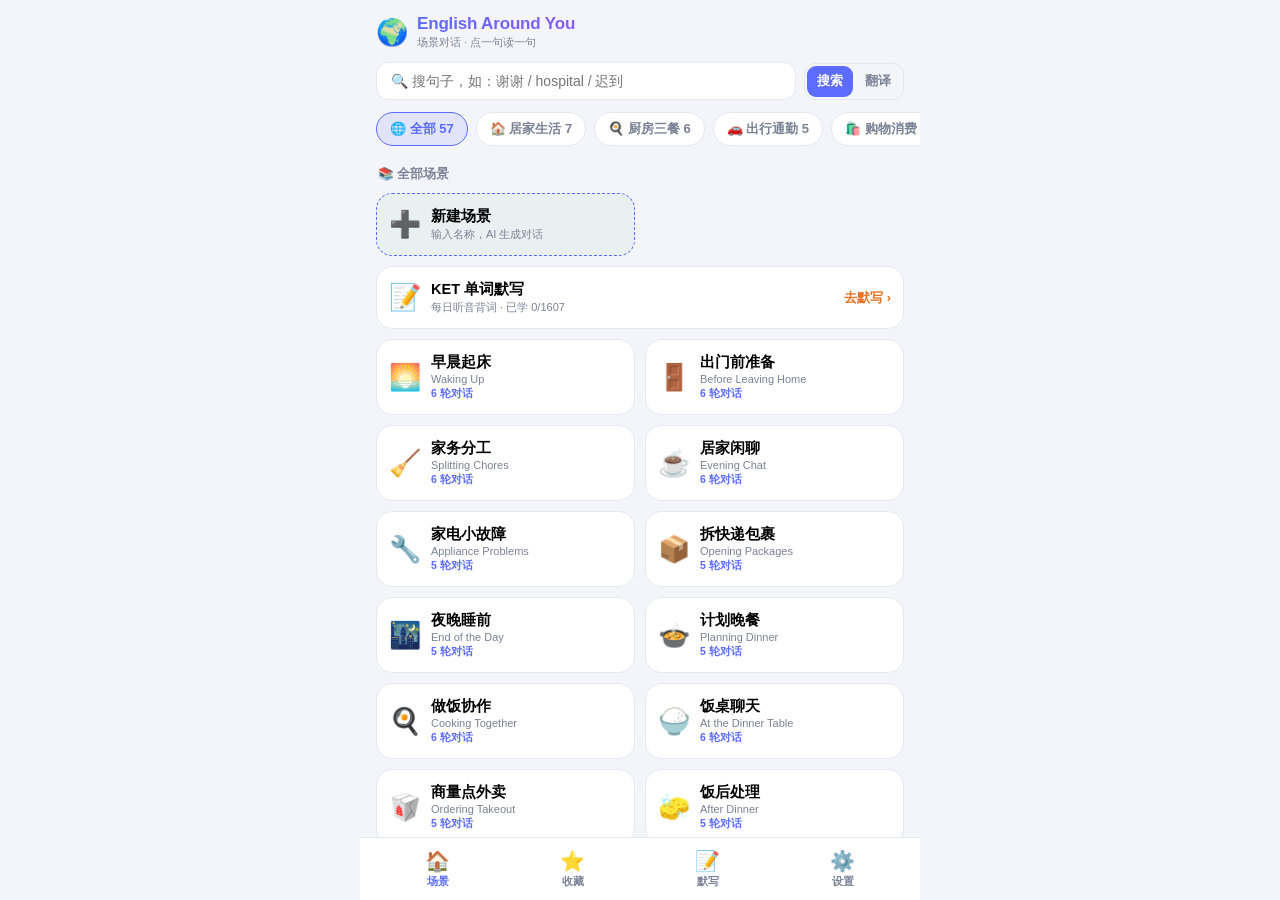
<file: index.html>
<!DOCTYPE html>
<html lang="zh-CN">
<head>
<meta charset="UTF-8">
<meta name="viewport" content="width=device-width, initial-scale=1.0, viewport-fit=cover">
<title>English Around You · 场景英语对话库</title>
<meta name="description" content="按场景整理的地道英语对话：你一言我一语，英文+中文对照，点击即读。离线可用，无需登录。">
<meta name="theme-color" content="#5b6cff">
<meta name="referrer" content="no-referrer">
<meta name="apple-mobile-web-app-capable" content="yes">
<meta name="apple-mobile-web-app-status-bar-style" content="default">
<link rel="manifest" href="manifest.json">
<link rel="icon" href="icon.svg">
<link rel="stylesheet" href="style.css">
</head>
<body>

<div class="view">

  <!-- 顶部：品牌 + 搜索 -->
  <header class="topbar">
    <div class="brand">
      <span class="brand-logo">🌍</span>
      <div>
        <div class="brand-name">English Around You</div>
        <div class="brand-sub">场景对话 · 点一句读一句</div>
      </div>
    </div>
  </header>

  <div class="search-row">
    <input id="search" class="search-input" type="search" autocomplete="off"
           placeholder="🔍 搜句子，如：谢谢 / hospital / 迟到">
    <button id="search-clear" class="icon-btn" title="清空" hidden>✕</button>
    <div class="mode-seg" id="mode-seg">
      <button data-mode="search" class="active">搜索</button>
      <button data-mode="trans">翻译</button>
    </div>
  </div>

  <!-- 分类条（横向滚动） -->
  <div id="cat-bar" class="cat-bar"></div>

  <!-- 主内容区（JS 渲染） -->
  <main id="main" class="main"></main>

  <!-- KET 单词默写工具（内嵌，tab 切换显隐） -->
  <iframe id="ket-frame" class="ket-frame" src="./ket/" title="KET 单词默写小助手" hidden></iframe>

  <!-- 底部导航 -->
  <nav class="tabbar">
    <button data-tab="home" class="tab active"><span>🏠</span><i>场景</i></button>
    <button data-tab="favs" class="tab"><span>⭐</span><i>收藏</i></button>
    <button data-tab="ket" class="tab"><span>📝</span><i>默写</i></button>
    <button data-tab="set" class="tab"><span>⚙️</span><i>设置</i></button>
  </nav>

</div>

<script src="data.js"></script>
<script src="data-levels.js"></script>
<script src="app.js"></script>
</body>
</html>
</file>
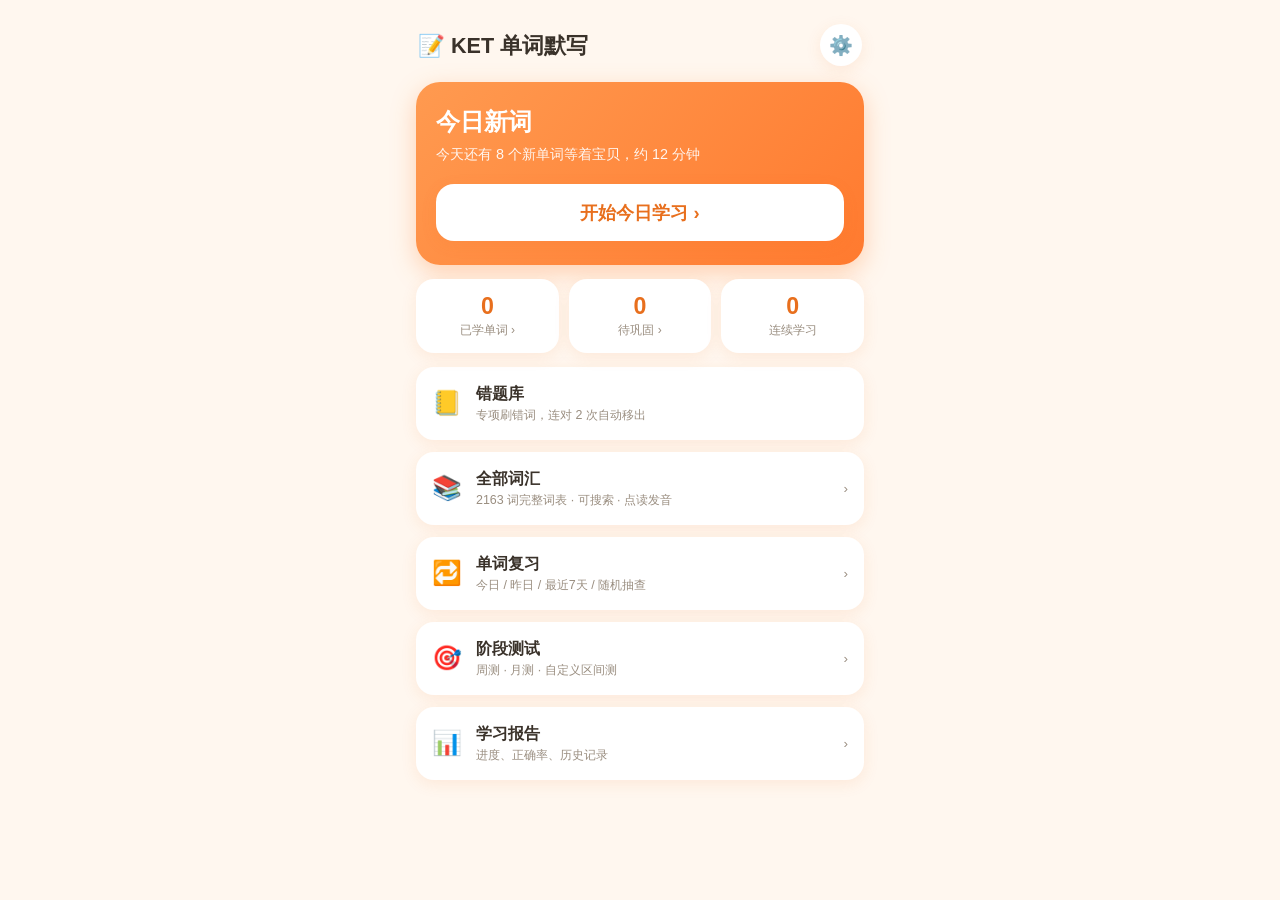
<file: ket/index.html>
<!DOCTYPE html>
<html lang="zh-CN">
<head>
<meta charset="UTF-8">
<meta name="viewport" content="width=device-width, initial-scale=1, maximum-scale=1, user-scalable=no">
<meta name="theme-color" content="#FF8A3D">
<title>KET 单词默写小助手</title>
<link rel="manifest" href="manifest.json">
<link rel="icon" href="icon.svg" type="image/svg+xml">
<link rel="apple-touch-icon" href="icon.svg">
<link rel="stylesheet" href="style.css">
</head>
<body>
<div id="app"></div>
<div id="toast" class="toast"></div>
<script src="data-ket.js"></script>
<script src="app.js"></script>
</body>
</html>
</file>
<file: style.css>
/* English Around You · 场景句库样式（移动优先 / 极简 / 温暖） */
*{box-sizing:border-box;margin:0;padding:0}
:root{
  --bg:#f4f5fa;--panel:#ffffff;--ink:#252839;--muted:#7b8296;--line:#e5e8f0;
  --accent:#5b6cff;--accent-2:#8a5cff;--accent-soft:rgba(91,108,255,.12);
  --ok:#23a06b;--radius:16px;
}
@media (prefers-color-scheme:dark){
  :root{--bg:#14161f;--panel:#1e2130;--ink:#e9ebf3;--muted:#8d93a8;--line:#2c3045;--accent-soft:rgba(101,118,255,.22)}
}
html,body{height:100%}
body{
  font-family:-apple-system,BlinkMacSystemFont,"Segoe UI","PingFang SC","Microsoft YaHei",sans-serif;
  background:var(--bg);color:var(--ink);
  display:flex;justify-content:center;
  height:100vh;height:100dvh;overflow:hidden;
}
.view{width:100%;max-width:560px;display:flex;flex-direction:column;height:100%;background:var(--bg);position:relative}
[hidden]{display:none!important}
button{font-family:inherit;cursor:pointer;-webkit-tap-highlight-color:transparent}

/* ---------- 顶部 ---------- */
.topbar{display:flex;align-items:center;padding:14px 16px 8px}
.brand{display:flex;align-items:center;gap:9px}
.brand-logo{font-size:26px}
.brand-name{font-weight:800;font-size:17px;letter-spacing:-.01em;background:linear-gradient(120deg,var(--accent),var(--accent-2));-webkit-background-clip:text;background-clip:text;-webkit-text-fill-color:transparent}
.brand-sub{font-size:11px;color:var(--muted);margin-top:1px}

.search-row{display:flex;gap:8px;padding:4px 16px 10px;align-items:center}
.search-input{flex:1;padding:10px 14px;border:1px solid var(--line);border-radius:12px;background:var(--panel);color:var(--ink);font-size:14px;font-family:inherit;outline:none}
.search-input:focus{border-color:var(--accent)}
.icon-btn{border:1px solid var(--line);background:var(--panel);color:var(--muted);width:38px;height:38px;border-radius:12px;font-size:15px;display:grid;place-items:center;flex:none}
.icon-btn:hover{border-color:var(--accent);color:var(--accent)}

/* 搜索/翻译 模式切换 */
.mode-seg{display:flex;background:var(--bg);border:1px solid var(--line);border-radius:11px;padding:2px;gap:2px;flex:none}
.mode-seg button{border:none;background:none;border-radius:9px;padding:7px 10px;font-size:12.5px;color:var(--muted);font-weight:700}
.mode-seg button.active{background:var(--accent);color:#fff}

/* ---------- 分类条 ---------- */
.cat-bar{display:flex;gap:8px;overflow-x:auto;padding:2px 16px 12px;scrollbar-width:none;flex:none}
.cat-bar::-webkit-scrollbar{display:none}
.cat-chip{flex:none;display:flex;align-items:center;gap:5px;border:1px solid var(--line);background:var(--panel);color:var(--muted);font-size:13px;font-weight:600;padding:7px 13px;border-radius:999px;white-space:nowrap}
.cat-chip.active{border-color:var(--accent);color:var(--accent);background:var(--accent-soft)}

/* ---------- 主内容 ---------- */
.main{flex:1;overflow-y:auto;padding:2px 16px 90px;display:flex;flex-direction:column;gap:10px}

/* KET 默写工具内嵌页 + 入口卡片 */
.ket-frame{flex:1;width:100%;border:none;background:var(--bg);display:block}
.ket-entry{grid-column:1/-1;background:linear-gradient(135deg,#FFF3E4,#FFE7CE);border-color:#FFD3A6}
.ket-go{margin-left:auto;color:#E86F1D;font-weight:700;font-size:13px;flex:none}

.sec-title{font-size:12.5px;font-weight:700;color:var(--muted);margin:6px 2px 0}
.count-note{font-size:12px;color:var(--muted);text-align:center;padding:8px 0 4px}

/* 场景卡片 */
.scn-grid{display:grid;grid-template-columns:1fr 1fr;gap:10px}
.scn-card{display:flex;align-items:center;gap:10px;padding:13px 12px;border-radius:var(--radius);border:1px solid var(--line);background:var(--panel);text-align:left;transition:transform .1s}
.scn-card:active{transform:scale(.97)}
.scn-card:hover{border-color:var(--accent)}
.scn-emoji{font-size:26px;flex:none}
.scn-info{min-width:0}
.scn-zh{font-size:14.5px;font-weight:700}
.scn-en{font-size:11px;color:var(--muted);margin-top:1px;overflow:hidden;text-overflow:ellipsis;white-space:nowrap}
.scn-n{font-size:10.5px;color:var(--accent);margin-top:2px;font-weight:600}

/* 场景详情头部 */
.detail-head{display:flex;align-items:center;gap:10px;padding:2px 0 6px}
.back-btn{border:1px solid var(--line);background:var(--panel);color:var(--ink);width:36px;height:36px;border-radius:12px;font-size:16px;display:grid;place-items:center;flex:none}
.back-btn:hover{border-color:var(--accent);color:var(--accent)}
.detail-title{min-width:0}
.detail-zh{font-size:16.5px;font-weight:800}
.detail-en{font-size:11.5px;color:var(--muted)}

/* 句子卡片 */
.s-card{position:relative;border:1px solid var(--line);border-radius:var(--radius);background:var(--panel);padding:13px 14px 11px;text-align:left;width:100%;transition:border-color .15s,background .15s}
.s-card:hover{border-color:var(--accent)}
.s-card.speaking{border-color:var(--accent);background:var(--accent-soft)}
.s-en{font-size:16.5px;font-weight:700;line-height:1.45;padding-right:30px}
.s-zh{font-size:13.5px;color:var(--muted);margin-top:5px;line-height:1.5}
/* 对话角色标签 */
.s-who{display:inline-block;font-size:10.5px;font-weight:800;padding:1.5px 7px;border-radius:7px;margin-right:7px;vertical-align:2px;white-space:nowrap;line-height:1.6}
.who-0{background:rgba(91,108,255,.15);color:#5b6cff}
.who-1{background:rgba(35,160,107,.14);color:#1d8a58}
.who-2{background:rgba(230,126,34,.15);color:#c96a10}
.who-3{background:rgba(155,89,182,.14);color:#8e44ad}
.s-tag{display:inline-block;font-size:10.5px;font-weight:600;color:var(--accent);background:var(--accent-soft);border-radius:6px;padding:2px 7px;margin-top:8px}
.s-fav{position:absolute;top:10px;right:10px;border:none;background:none;font-size:19px;color:var(--line);line-height:1;padding:2px}
.s-fav.on{color:#f5a623}
.s-hint{display:flex;align-items:center;gap:7px;font-size:12px;color:var(--muted);padding:4px 4px 0}
.s-hint .dot{width:7px;height:7px;border-radius:50%;background:var(--accent);animation:pulse 1.2s infinite;flex:none}
@keyframes pulse{50%{opacity:.25}}

/* 搜索结果 */
.result-group{font-size:12px;font-weight:700;color:var(--muted);margin:8px 2px 0}
.empty{text-align:center;color:var(--muted);font-size:13.5px;padding:40px 20px;line-height:2}

/* 收藏 */
.fav-group-head{display:flex;align-items:center;gap:7px;font-size:13px;font-weight:700;margin:10px 2px 0}
.fav-group-head .fe{font-size:17px}

/* 发音人列表 */
.voice-list{display:flex;flex-direction:column;gap:8px}
.voice-item{display:flex;align-items:center;gap:9px;padding:10px 12px;border:1px solid var(--line);border-radius:12px;cursor:pointer}
.voice-item.active{border-color:var(--accent);background:var(--accent-soft)}
.voice-item input{accent-color:var(--accent);width:16px;height:16px;flex:none;margin:0}
.vi-name{flex:1;font-size:13.5px;font-weight:600;overflow:hidden;text-overflow:ellipsis;white-space:nowrap;min-width:0}
.vi-tag{flex:none;font-size:10.5px;font-weight:700;color:var(--muted);border:1px solid var(--line);padding:2px 7px;border-radius:6px}
.voice-item.active .vi-tag{color:var(--accent);border-color:var(--accent)}
.vi-try{border:1px solid var(--line);background:var(--panel);border-radius:8px;width:32px;height:28px;font-size:13px;flex:none;display:grid;place-items:center}
.vi-try:hover{border-color:var(--accent)}
.voice-more{align-self:center;margin-top:2px}

/* 设置 */
.set-panel{background:var(--panel);border:1px solid var(--line);border-radius:var(--radius);padding:14px;display:flex;flex-direction:column;gap:14px}
.set-row{display:flex;align-items:center;justify-content:space-between;gap:12px}
.set-row>label{font-size:14px;font-weight:600}
.set-row .val{font-size:12.5px;color:var(--muted);min-width:44px;text-align:right}
input[type=range]{flex:1;accent-color:var(--accent)}
.seg{display:flex;background:var(--bg);border:1px solid var(--line);border-radius:10px;padding:3px;gap:3px}
.seg button{border:none;background:none;border-radius:8px;padding:6px 12px;font-size:13px;color:var(--muted);font-weight:600}
.seg button.active{background:var(--accent);color:#fff}
.danger-btn{border:1px solid var(--err,#d5495a);background:none;color:#d5495a;font-size:13px;font-weight:600;padding:9px;border-radius:10px;width:100%}
.about{font-size:12px;color:var(--muted);line-height:1.9;padding:2px 6px}
.about b{color:var(--ink)}

/* 底部导航 */
.tabbar{position:absolute;left:0;right:0;bottom:0;display:flex;background:var(--panel);border-top:1px solid var(--line);padding:6px 10px calc(6px + env(safe-area-inset-bottom));z-index:10}
.tab{flex:1;border:none;background:none;display:flex;flex-direction:column;align-items:center;gap:2px;padding:5px 0;color:var(--muted);border-radius:10px}
.tab span{font-size:20px}
.tab i{font-style:normal;font-size:10.5px;font-weight:600}
.tab.active{color:var(--accent)}

/* 真人发音 Key */
.key-row{display:flex;gap:8px}
.key-input{flex:1;min-width:0;padding:10px 12px;border:1.5px solid var(--line);border-radius:10px;font-size:15px;outline:none;background:var(--panel)}
.key-input:focus{border-color:var(--accent)}
.key-save{padding:10px 16px;border:none;border-radius:10px;background:var(--accent);color:#fff;font-size:15px;font-weight:600}
.key-save:active{background:#4553d6}
.key-try{display:block;margin:8px 0;padding:10px 16px;border:none;border-radius:10px;background:#eef1ff;color:var(--accent);font-size:15px;font-weight:600}
.key-try:active{background:#dfe4ff}
.ai-box{margin:12px 4px 20px;padding:14px;border:1.5px dashed var(--accent);border-radius:14px;background:rgba(22,163,74,.05)}
.ai-title{font-weight:700;margin-bottom:8px}
.ai-input{width:100%;box-sizing:border-box;border:1px solid var(--line);border-radius:10px;padding:10px 12px;font-size:15px;font-family:inherit;resize:vertical;background:var(--panel)}
.ai-btn{width:100%;border:none;border-radius:10px;padding:11px;font-size:15px;font-weight:600;background:var(--accent);color:#fff;cursor:pointer;margin-top:8px}
.ai-btn:disabled{opacity:.6}
.ai-note{font-size:12px;color:var(--muted);margin-top:8px;line-height:1.5}
.s-my{background:rgba(22,163,74,.06)}
.s-del{color:#c0392b;font-size:13px}
.scn-add{border:1.5px dashed var(--accent);background:rgba(22,163,74,.05)}
</file>
<file: ket/style.css>
/* KET 单词默写小助手 —— 儿童友好、移动优先 */
* { margin: 0; padding: 0; box-sizing: border-box; -webkit-tap-highlight-color: transparent; }
:root {
  --bg: #FFF7EF;
  --card: #FFFFFF;
  --accent: #FF8A3D;
  --accent-dark: #E86F1D;
  --accent-soft: #FFE8D6;
  --green: #22A34A;
  --green-soft: #E3F6E9;
  --red: #E05252;
  --red-soft: #FDE7E7;
  --text: #3A322A;
  --text-soft: #9A8E80;
  --shadow: 0 4px 16px rgba(232, 111, 29, .10);
}
html { font-size: 16px; }
body {
  font-family: -apple-system, BlinkMacSystemFont, "PingFang SC", "Helvetica Neue", "Microsoft YaHei", sans-serif;
  background: var(--bg);
  color: var(--text);
  min-height: 100vh;
}
#app { max-width: 480px; margin: 0 auto; padding: 16px 16px 48px; }

/* ---------- 通用 ---------- */
.btn {
  display: block; width: 100%; border: none; cursor: pointer;
  background: var(--accent); color: #fff;
  font-size: 1.15rem; font-weight: 700;
  padding: 16px 20px; border-radius: 18px;
  box-shadow: var(--shadow);
  transition: transform .08s;
}
.btn:active { transform: scale(.97); background: var(--accent-dark); }
.btn.secondary { background: var(--card); color: var(--accent-dark); border: 2px solid var(--accent-soft); }
.btn.ghost { background: var(--accent-soft); color: var(--accent-dark); box-shadow: none; }
.btn.small { width: auto; padding: 10px 18px; font-size: .95rem; border-radius: 14px; display: inline-block; }
.btn:disabled { opacity: .5; }
.card {
  background: var(--card); border-radius: 20px;
  padding: 18px; margin-bottom: 14px; box-shadow: var(--shadow);
}
.muted { color: var(--text-soft); font-size: .85rem; }
.row { display: flex; align-items: center; gap: 10px; }
.spacer { flex: 1; }

/* ---------- 首页 ---------- */
.home-head { display: flex; align-items: center; padding: 8px 2px 16px; }
.home-title { font-size: 1.35rem; font-weight: 800; }
.gear { border: none; background: var(--card); border-radius: 50%; width: 42px; height: 42px; font-size: 1.2rem; cursor: pointer; box-shadow: var(--shadow); }
.hero {
  background: linear-gradient(135deg, #FF9A50, #FF7A2F);
  border-radius: 24px; padding: 24px 20px; color: #fff;
  margin-bottom: 14px; box-shadow: 0 8px 24px rgba(255, 138, 61, .35);
}
.hero .h1 { font-size: 1.5rem; font-weight: 800; margin-bottom: 6px; }
.hero .sub { font-size: .9rem; opacity: .92; margin-bottom: 18px; line-height: 1.5; }
.hero .btn { background: #fff; color: var(--accent-dark); }
.hero.done { background: linear-gradient(135deg, #35C15E, #1E9E45); padding: 12px 16px; margin-bottom: 10px; border-radius: 18px; }
.hero.done .h1 { font-size: 1.05rem; margin-bottom: 2px; }
.hero.done .sub { margin-bottom: 0; font-size: .82rem; }
.stat-row { display: flex; gap: 10px; margin-bottom: 14px; }
.stat { flex: 1; background: var(--card); border-radius: 18px; padding: 14px 8px; text-align: center; box-shadow: var(--shadow); }
.stat .num { font-size: 1.45rem; font-weight: 800; color: var(--accent-dark); }
.stat .lbl { font-size: .75rem; color: var(--text-soft); margin-top: 2px; }
.menu-item {
  display: flex; align-items: center; gap: 14px;
  background: var(--card); border-radius: 18px; padding: 16px;
  margin-bottom: 12px; cursor: pointer; box-shadow: var(--shadow);
}
.menu-item:active { transform: scale(.98); }
.menu-item .ico { font-size: 1.5rem; }
.menu-item .t { font-weight: 700; font-size: 1.02rem; }
.menu-item .s { font-size: .78rem; color: var(--text-soft); margin-top: 2px; }
.badge {
  min-width: 26px; height: 26px; padding: 0 8px; border-radius: 13px;
  background: var(--red); color: #fff; font-size: .8rem; font-weight: 700;
  display: flex; align-items: center; justify-content: center;
}
.badge.green { background: var(--green); }

/* ---------- 学新词 ---------- */
.learn-word { text-align: center; padding: 32px 10px 20px; }
.learn-word .w { font-size: 2.6rem; font-weight: 800; letter-spacing: 1px; margin-bottom: 8px; }
.learn-word .zh { font-size: 1.2rem; color: var(--text-soft); margin-bottom: 4px; }
.learn-word .p { font-size: .85rem; color: var(--accent-dark); }
.play-big {
  width: 96px; height: 96px; border-radius: 50%; border: none; margin: 24px auto;
  background: var(--accent-soft); font-size: 2.6rem; cursor: pointer;
  display: flex; align-items: center; justify-content: center;
  box-shadow: 0 6px 18px rgba(255, 138, 61, .25);
}
.play-big:active { transform: scale(.94); }
.play-mini {
  border: none; background: var(--accent-soft); border-radius: 50%;
  width: 38px; height: 38px; font-size: 1.05rem; cursor: pointer; flex-shrink: 0;
}
.dots { display: flex; gap: 7px; justify-content: center; margin: 14px 0 6px; flex-wrap: wrap; }
.dot { width: 10px; height: 10px; border-radius: 50%; background: #F0E4D4; }
.dot.cur { background: var(--accent); transform: scale(1.25); }
.dot.ok { background: var(--green); }
.dot.bad { background: var(--red); }

/* ---------- 默写 ---------- */
.dict-head { display: flex; align-items: center; gap: 10px; padding: 6px 0 14px; }
.back { border: none; background: var(--card); width: 40px; height: 40px; border-radius: 14px; font-size: 1.1rem; cursor: pointer; box-shadow: var(--shadow); }
.dict-title { font-weight: 800; font-size: 1.05rem; }
.dict-card { text-align: center; padding: 26px 18px 22px; }
.dict-hint { font-size: .9rem; color: var(--text-soft); margin-top: 14px; }
.dict-input {
  width: 100%; margin-top: 20px; padding: 16px;
  font-size: 1.7rem; letter-spacing: 2px; text-align: center;
  border: 2.5px solid var(--accent-soft); border-radius: 16px;
  background: #FFFCF8; color: var(--text); outline: none;
}
.dict-input:focus { border-color: var(--accent); }
.slow-toggle {
  display: inline-flex; align-items: center; gap: 6px; margin-top: 14px;
  border: none; background: none; color: var(--text-soft); font-size: .9rem; cursor: pointer;
}
.slow-toggle.on { color: var(--accent-dark); font-weight: 700; }

/* ---------- 批改结果 ---------- */
.score-ring {
  width: 120px; height: 120px; border-radius: 50%; margin: 8px auto 4px;
  display: flex; flex-direction: column; align-items: center; justify-content: center;
  background: conic-gradient(var(--green) calc(var(--pct) * 1%), #F0E4D4 0);
}
.score-ring .inner { width: 92px; height: 92px; border-radius: 50%; background: var(--card); display: flex; flex-direction: column; align-items: center; justify-content: center; }
.score-ring .pct { font-size: 1.6rem; font-weight: 800; }
.score-ring .txt { font-size: .7rem; color: var(--text-soft); }
.result-list { margin-top: 8px; }
.result-item {
  display: flex; align-items: center; gap: 10px;
  padding: 12px 4px; border-bottom: 1px dashed #F0E4D4;
}
.result-item:last-child { border-bottom: none; }
.result-item .mark { font-size: 1.15rem; width: 28px; text-align: center; flex-shrink: 0; }
.result-item .body { flex: 1; min-width: 0; }
.result-item .w { font-weight: 800; font-size: 1.08rem; }
.result-item .w.bad { color: var(--red); }
.result-item .meta { font-size: .8rem; color: var(--text-soft); margin-top: 2px; }
.result-item .ans { font-size: .85rem; color: var(--red); }
.result-actions { display: flex; gap: 10px; margin-top: 16px; }

/* ---------- 错题库 ---------- */
.wrong-item { display: flex; align-items: center; gap: 10px; padding: 12px 2px; border-bottom: 1px dashed #F0E4D4; }
.wrong-item:last-child { border-bottom: none; }
.wrong-item .w { font-weight: 700; font-size: 1.05rem; }
.wrong-item .m { font-size: .78rem; color: var(--text-soft); }
.wrong-item .oktag { font-size: .75rem; color: var(--green); font-weight: 700; }
.wrong-item .del { border: none; background: none; color: #C9BCAC; font-size: 1rem; cursor: pointer; padding: 6px; }

/* ---------- 测试 ---------- */
.test-opt { display: flex; align-items: center; gap: 14px; background: var(--card); border-radius: 18px; padding: 18px; margin-bottom: 12px; cursor: pointer; box-shadow: var(--shadow); }
.test-opt .ico { font-size: 1.6rem; }
.test-opt .t { font-weight: 800; }
.test-opt .s { font-size: .8rem; color: var(--text-soft); margin-top: 2px; }
.date-row { display: flex; gap: 10px; align-items: center; margin: 10px 0; }
.date-row input {
  flex: 1; padding: 12px; font-size: 1rem; border: 2px solid var(--accent-soft);
  border-radius: 12px; background: #FFFCF8; color: var(--text); outline: none;
}

/* ---------- 报告 ---------- */
.report-num { font-size: 2rem; font-weight: 800; color: var(--accent-dark); }
.log-item { display: flex; align-items: center; gap: 10px; padding: 11px 2px; border-bottom: 1px dashed #F0E4D4; font-size: .92rem; }
.log-item:last-child { border-bottom: none; }
.log-item .tag { font-size: .72rem; padding: 3px 9px; border-radius: 9px; background: var(--accent-soft); color: var(--accent-dark); font-weight: 700; flex-shrink: 0; }
.log-item .tag.test { background: #E3ECFF; color: #3D6BD8; }
.log-item .sc { margin-left: auto; font-weight: 800; }
.log-item .sc.good { color: var(--green); }
.log-item .sc.mid { color: var(--accent-dark); }
.log-item .sc.poor { color: var(--red); }

/* ---------- 设置 ---------- */
.set-row { display: flex; align-items: center; gap: 12px; padding: 14px 0; border-bottom: 1px dashed #F0E4D4; }
.set-row:last-child { border-bottom: none; }
.set-row .t { font-weight: 700; }
.set-row .s { font-size: .78rem; color: var(--text-soft); margin-top: 2px; }
.stepper { display: flex; align-items: center; gap: 14px; margin-left: auto; }
.stepper button { width: 40px; height: 40px; border-radius: 14px; border: none; background: var(--accent-soft); color: var(--accent-dark); font-size: 1.3rem; font-weight: 800; cursor: pointer; }
.stepper .v { font-size: 1.3rem; font-weight: 800; min-width: 30px; text-align: center; }
.set-input { width: 100%; padding: 12px; font-size: .95rem; border: 2px solid var(--accent-soft); border-radius: 12px; background: #FFFCF8; outline: none; margin-top: 8px; }
.switch { width: 52px; height: 30px; border-radius: 15px; background: #E8DCCB; border: none; cursor: pointer; position: relative; margin-left: auto; transition: background .15s; }
.switch::after { content: ''; position: absolute; top: 3px; left: 3px; width: 24px; height: 24px; border-radius: 50%; background: #fff; transition: left .15s; }
.switch.on { background: var(--green); }
.switch.on::after { left: 25px; }
.danger { color: var(--red); font-size: .85rem; background: none; border: 1.5px solid var(--red-soft); border-radius: 12px; padding: 10px 16px; cursor: pointer; }

/* ---------- 已学单词列表 ---------- */
.wrow {
  display: flex; align-items: center; gap: 8px;
  background: var(--card); border: 1.5px solid #F1E4D7;
  border-radius: 14px; padding: 10px 12px; margin-bottom: 8px;
  cursor: pointer;
}
.wrow:active { transform: scale(.985); }
.ww { font-weight: 800; font-size: 1.02rem; min-width: 74px; color: var(--text); }
.wp { color: var(--text-soft); font-size: .78rem; width: 32px; flex: none; }
.wz { flex: 1; color: var(--text); font-size: .9rem; }
.wd { color: var(--text-soft); font-size: .72rem; flex: none; }
.ws { flex: none; }

/* ---------- 全部词汇 ---------- */
.chip-row { display: flex; gap: 8px; margin-top: 10px; }
.chip { border: 1.5px solid var(--accent-soft); background: var(--card); color: var(--text-soft); font-size: .82rem; font-weight: 700; padding: 7px 16px; border-radius: 16px; cursor: pointer; }
.chip.on { background: var(--accent); border-color: var(--accent); color: #fff; }
.wlearn { font-size: .68rem; color: var(--green); font-weight: 700; background: var(--green-soft); border-radius: 8px; padding: 1px 6px; margin-left: 4px; }

/* ---------- Toast ---------- */
.key-warn {
  margin: 2px auto 0; max-width: 92%;
  background: var(--red-soft); color: var(--red);
  font-size: .82rem; line-height: 1.5;
  padding: 9px 14px; border-radius: 12px;
}
.toast {
  position: fixed; left: 50%; bottom: 60px; transform: translateX(-50%) translateY(20px);
  background: rgba(58, 50, 42, .92); color: #fff; padding: 12px 22px;
  border-radius: 14px; font-size: .92rem; opacity: 0; pointer-events: none;
  transition: all .25s; z-index: 99; max-width: 86vw; text-align: center;
}
.toast.show { opacity: 1; transform: translateX(-50%) translateY(0); }
</file>
